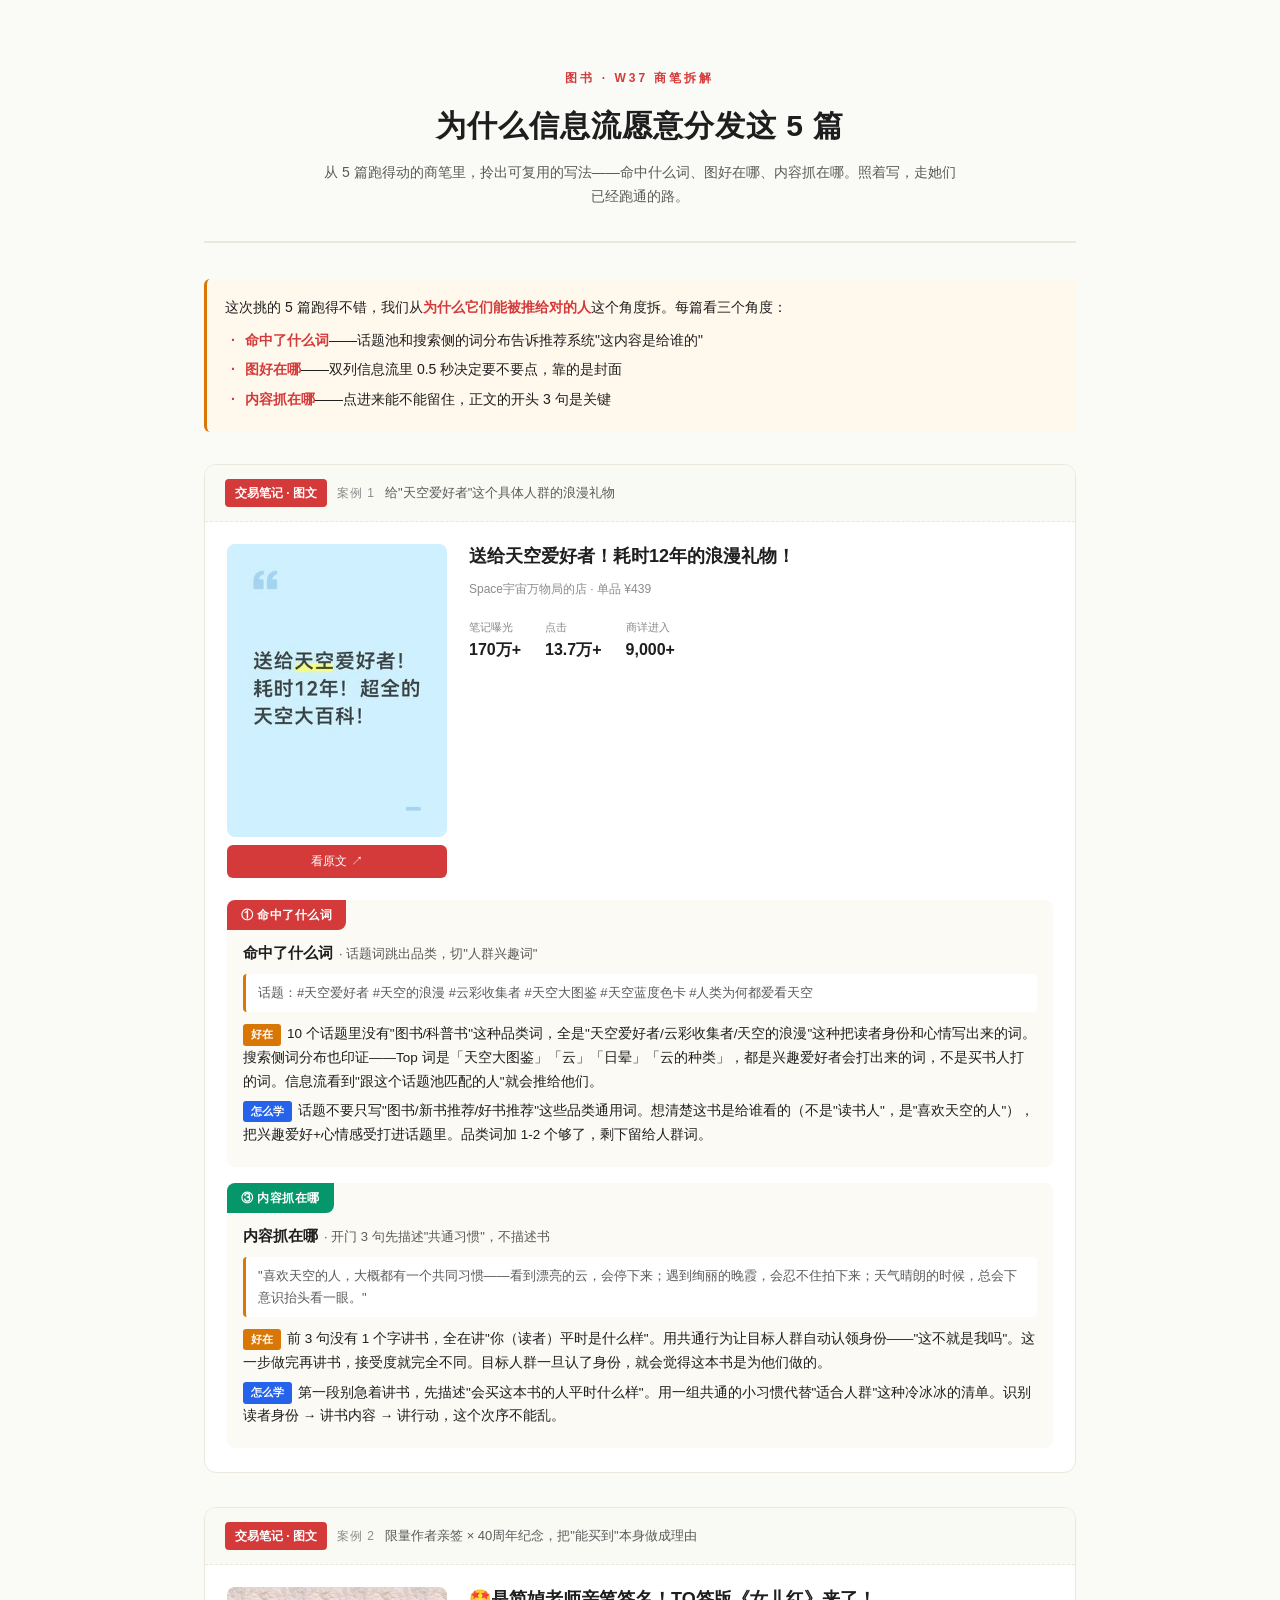
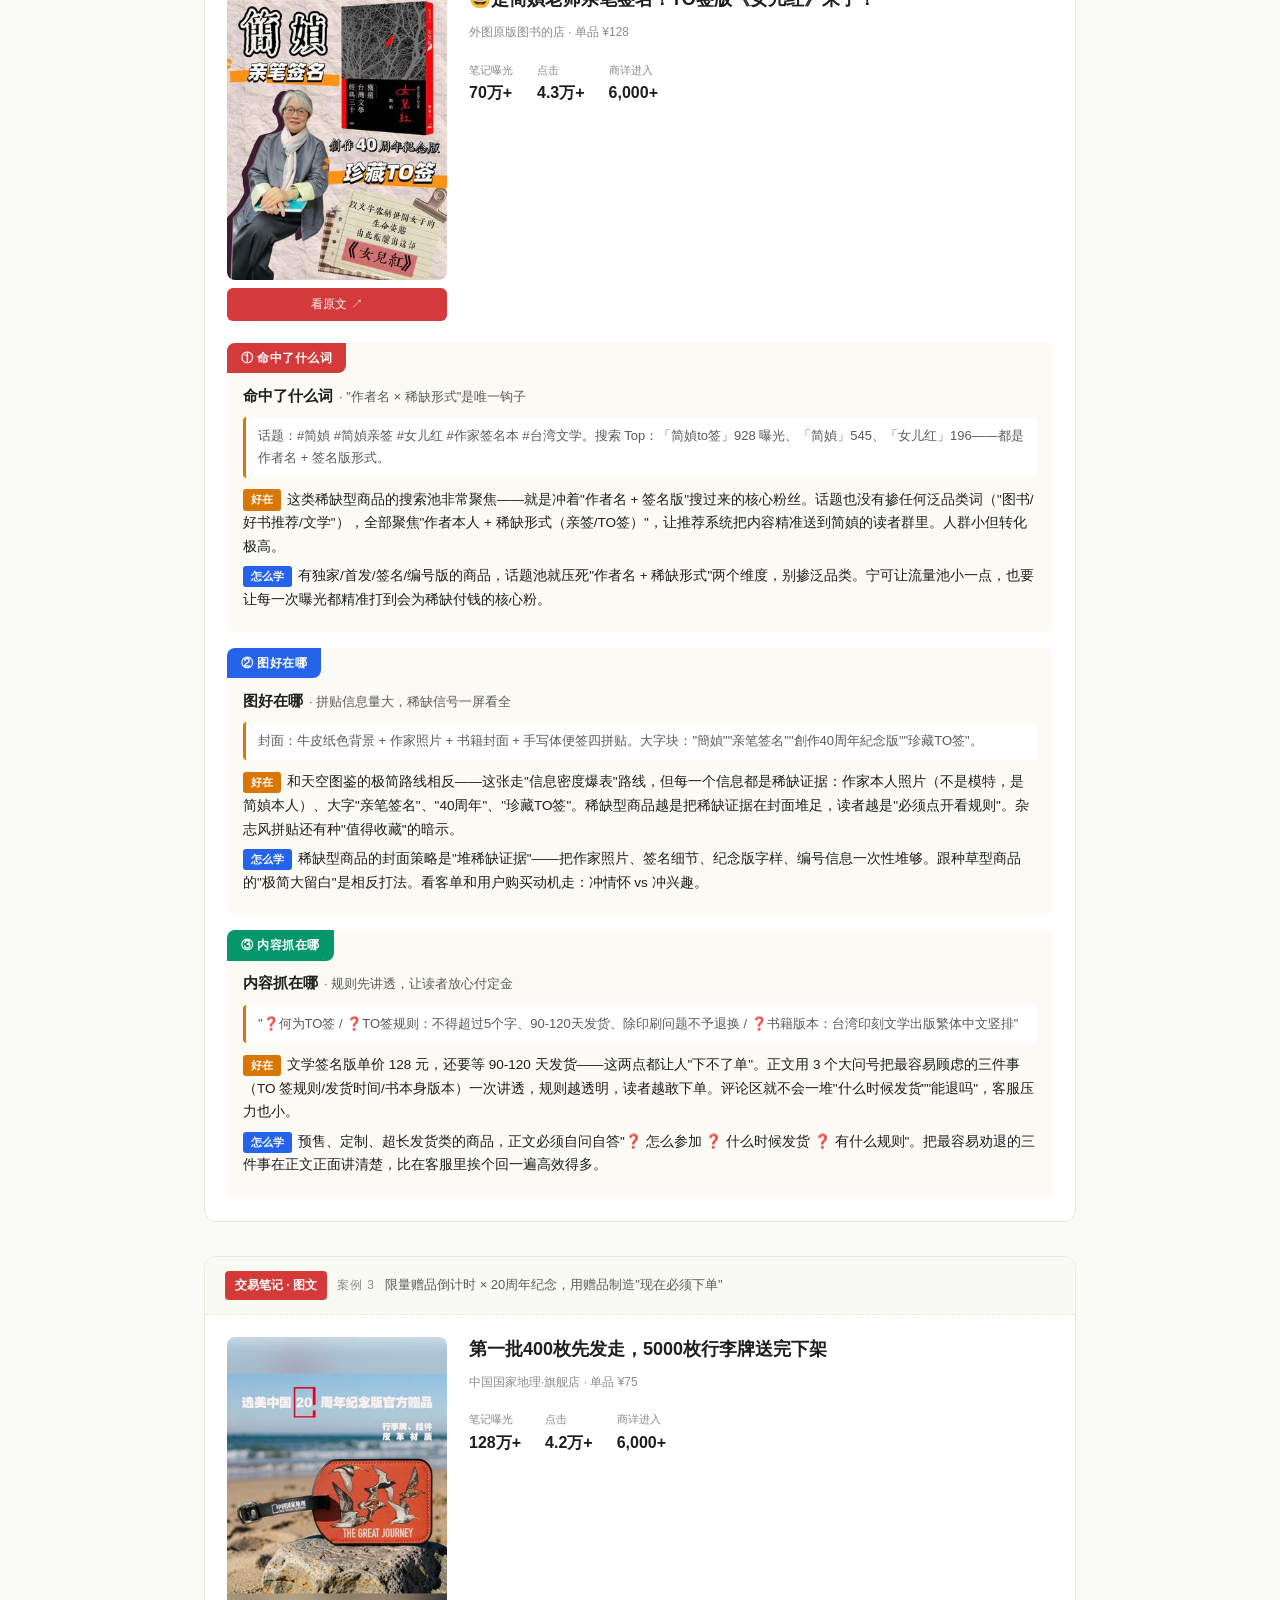
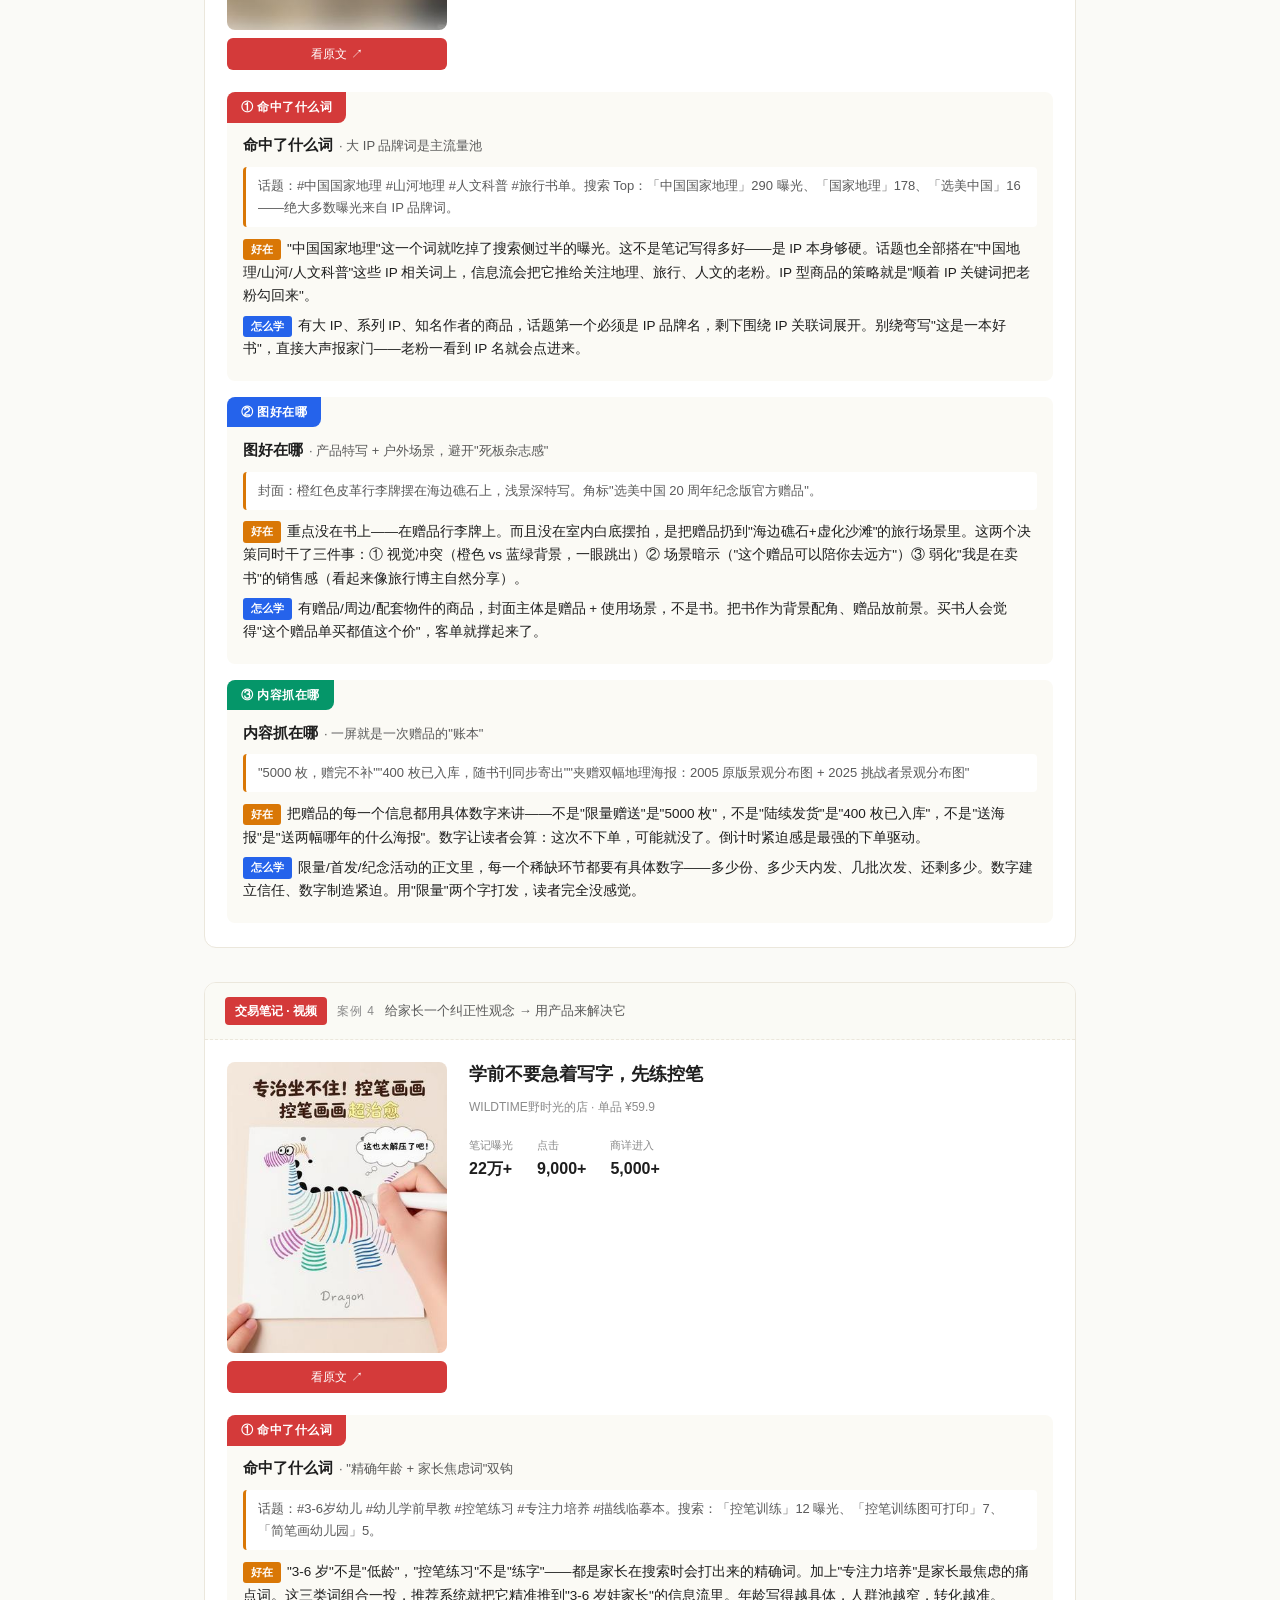
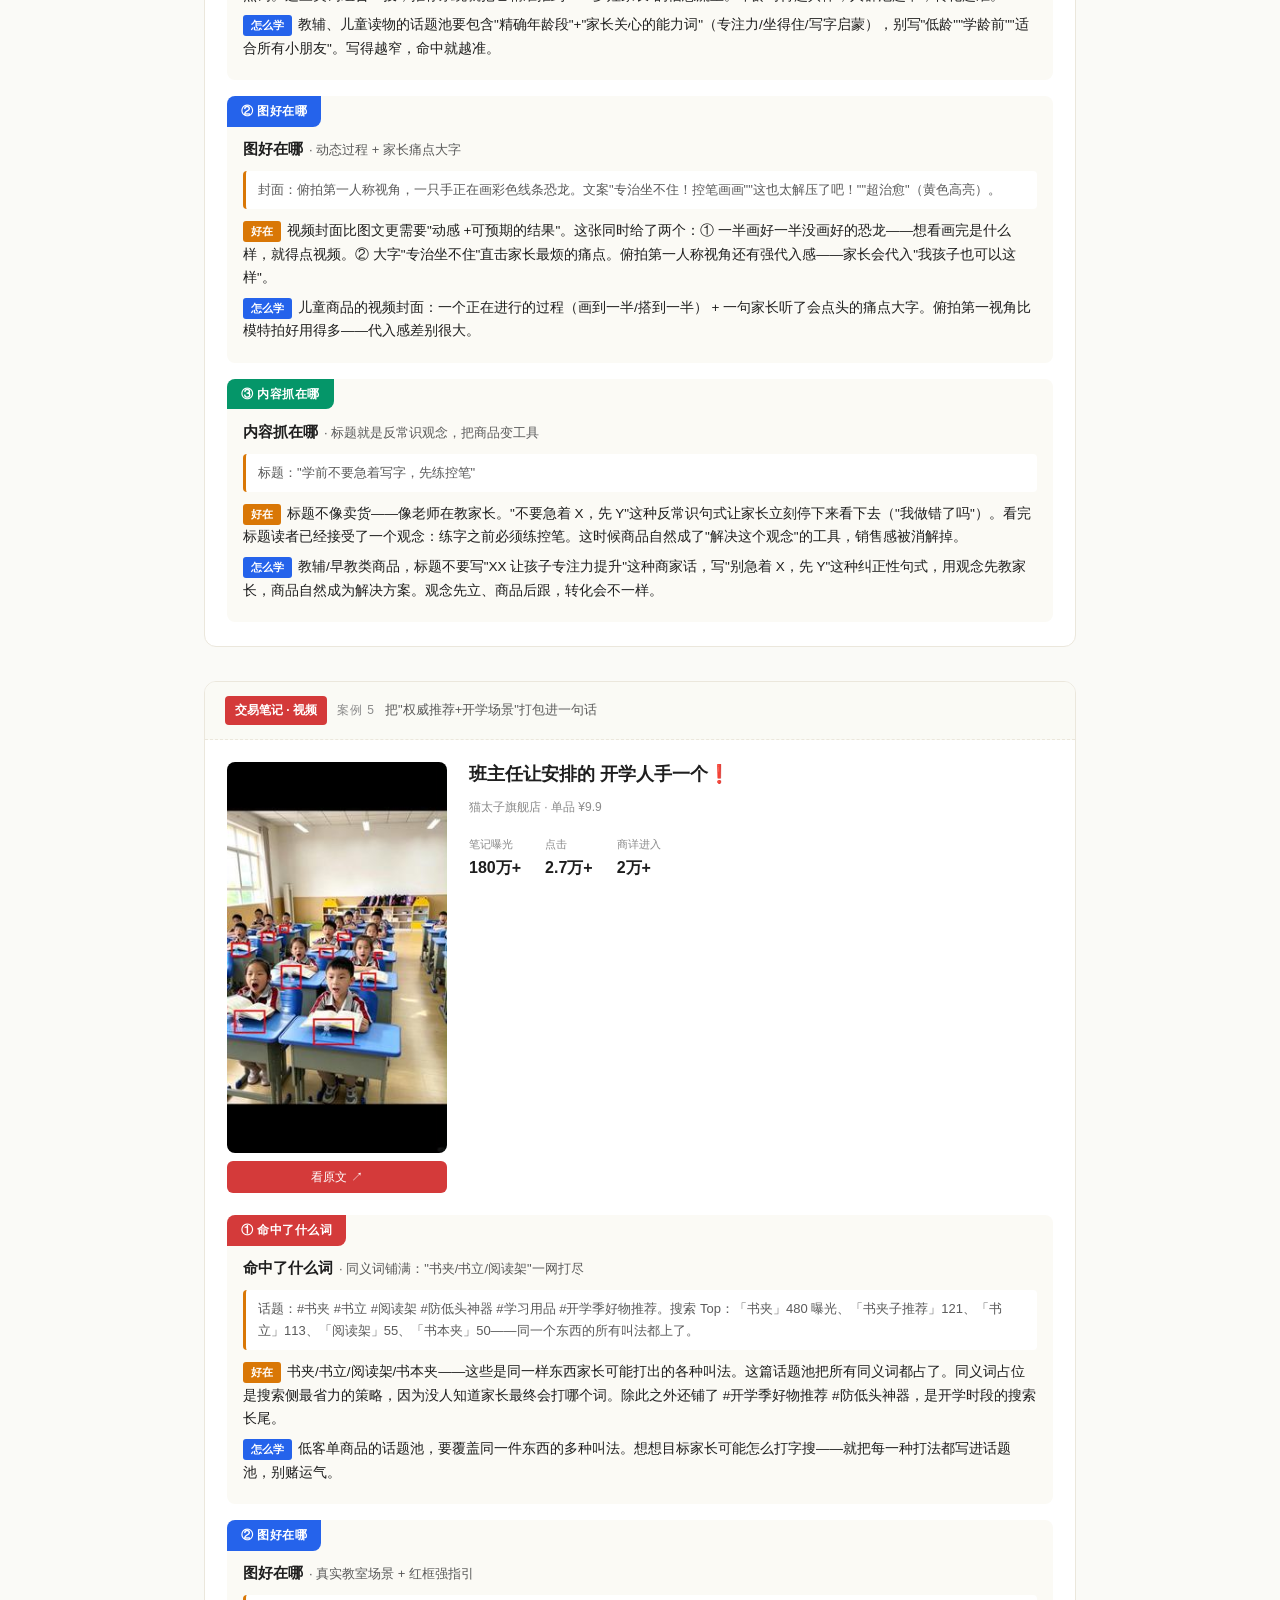
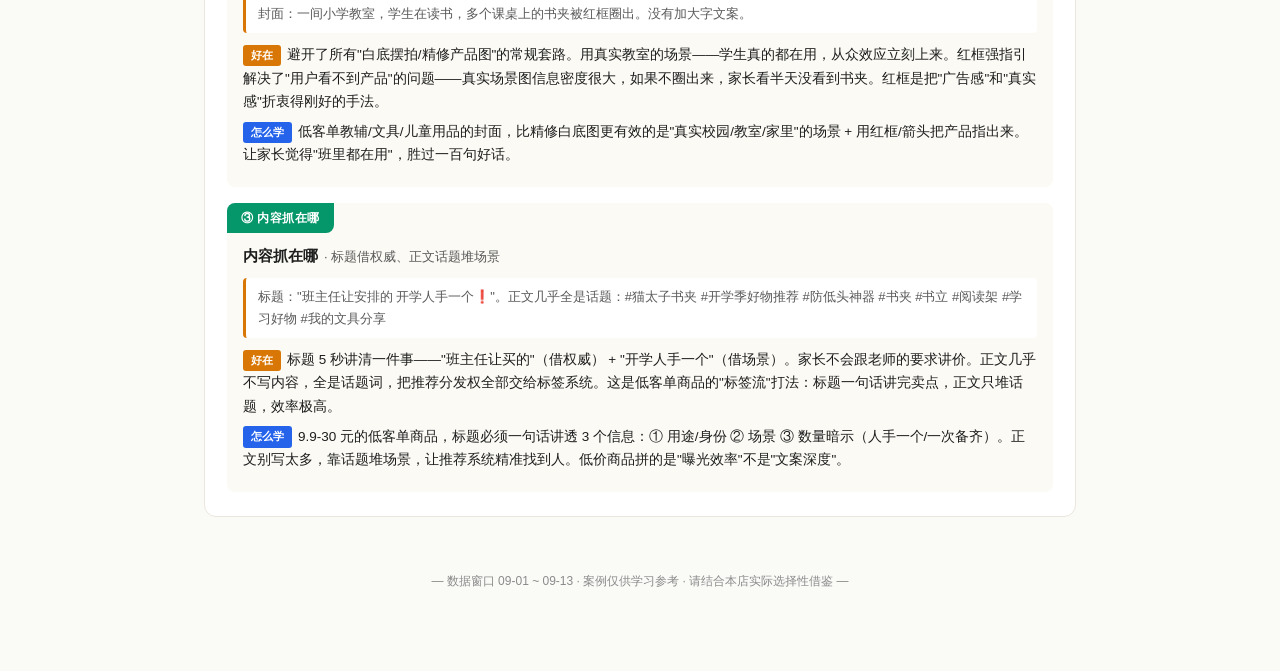
<file: 2026M9W3/index.html>
<!DOCTYPE html>
<!-- saved from url=(0045)https://cowork.xiaohongshu.com/f/sr-eb3cd2d8/ -->
<html lang="zh-CN"><head><meta http-equiv="Content-Type" content="text/html; charset=UTF-8">

<meta name="viewport" content="width=device-width, initial-scale=1.0">
<title>图书商笔拆解 · W37</title>
<style>
:root {
  --bg: #fafaf7;
  --card: #fff;
  --ink: #1e1e1e;
  --ink2: #5a5a5a;
  --ink3: #8b8b8b;
  --line: #ebe7dc;
  --brand: #d43a3a;
  --warm: #d97706;
  --cool: #2563eb;
  --green: #059669;
}
* { box-sizing: border-box; margin: 0; padding: 0; }
body { font: 15px/1.7 -apple-system, "PingFang SC", "Microsoft YaHei", sans-serif; color: var(--ink); background: var(--bg); }
.wrap { max-width: 920px; margin: 0 auto; padding: 40px 24px 60px; }
.hero { text-align: center; padding: 24px 0 32px; border-bottom: 2px solid var(--line); margin-bottom: 36px; }
.hero__tag { display: inline-block; font-size: 12px; letter-spacing: 3px; color: var(--brand); font-weight: 600; margin-bottom: 12px; }
.hero h1 { font-size: 30px; letter-spacing: 1px; margin-bottom: 10px; font-weight: 700; }
.hero p { color: var(--ink2); font-size: 14px; max-width: 640px; margin: 0 auto; }

.intro { background: #fff8ed; border-left: 3px solid var(--warm); border-radius: 6px; padding: 16px 18px; margin-bottom: 32px; font-size: 14px; color: var(--ink); line-height: 1.8; }
.intro b { color: var(--brand); }
.intro ul { list-style: none; margin-top: 8px; padding-left: 0; }
.intro li { padding-left: 20px; position: relative; margin-bottom: 4px; }
.intro li::before { content: '·'; position: absolute; left: 6px; color: var(--brand); font-weight: 700; }

.cs { background: var(--card); border: 1px solid var(--line); border-radius: 12px; margin-bottom: 34px; overflow: hidden; }
.cs__head { display: flex; align-items: center; gap: 10px; padding: 14px 20px; border-bottom: 1px dashed var(--line); background: #fafaf5; flex-wrap: wrap; }
.cs__kind { display: inline-block; padding: 4px 10px; border-radius: 4px; font-size: 12px; font-weight: 600; color: #fff; background: var(--brand); }
.cs__idx { color: var(--ink3); font-size: 12px; letter-spacing: 1px; }
.cs__why { flex: 1; font-size: 13px; color: var(--ink2); min-width: 100%; margin-top: 4px; }
@media (min-width: 700px) { .cs__why { min-width: auto; margin-top: 0; } }
.cs__main { display: grid; grid-template-columns: 220px 1fr; gap: 22px; padding: 22px; align-items: start; }
.cs__imgwrap { position: relative; display: flex; flex-direction: column; align-items: stretch; }
.cs__img { width: 100%; height: auto; border-radius: 8px; display: block; }
.cs__img--none { background: #f0f0eb; text-align: center; padding: 60px 10px; color: var(--ink3); border-radius: 8px; font-size: 12px; }
.cs__go { display: block; margin-top: 8px; text-align: center; padding: 6px; background: var(--brand); color: #fff; border-radius: 6px; font-size: 12px; text-decoration: none; }
.cs__side { display: flex; flex-direction: column; gap: 10px; }
.cs__title { font-size: 18px; font-weight: 600; line-height: 1.4; }
.cs__title a { color: var(--ink); text-decoration: none; }
.cs__meta { color: var(--ink3); font-size: 12px; }
.cs__stats { display: flex; gap: 24px; padding: 8px 0 0; flex-wrap: wrap; }
.cs__stat { display: flex; flex-direction: column; }
.cs__stat span { color: var(--ink3); font-size: 11px; }
.cs__stat b { font-size: 16px; font-weight: 600; }

.cs__axes { display: grid; gap: 16px; padding: 0 22px 24px; }
.ax { padding: 14px 16px; background: #fbfaf5; border-radius: 8px; position: relative; padding-top: 42px; }
.ax__label { position: absolute; top: 0; left: 0; padding: 5px 14px; border-radius: 8px 0 8px 0; font-size: 12px; font-weight: 600; color: #fff; letter-spacing: 0.5px; }
.ax__hd { font-size: 15px; font-weight: 600; margin-bottom: 10px; color: var(--ink); line-height: 1.5; }
.ax__sub { font-weight: 400; color: var(--ink2); font-size: 13px; margin-left: 6px; }
.ax__ev { color: var(--ink2); font-size: 13px; padding: 8px 12px; background: #fff; border-left: 3px solid var(--warm); border-radius: 4px; margin-bottom: 10px; line-height: 1.7; }
.ax__why, .ax__how { font-size: 13.5px; line-height: 1.75; margin-bottom: 6px; color: var(--ink); }
.ax__why b, .ax__how b { display: inline-block; background: var(--warm); color: #fff; padding: 1px 8px; border-radius: 3px; margin-right: 6px; font-size: 11px; font-weight: 600; vertical-align: middle; }
.ax__how b { background: var(--cool); }

.foot { margin-top: 30px; padding: 20px; text-align: center; color: var(--ink3); font-size: 12px; }
@media (max-width: 640px) {
  .cs__main { grid-template-columns: 1fr; }
  .cs__imgwrap { max-width: 240px; margin: 0 auto; }
}
</style>
<script src="./index_files/uba-script.js.下载"></script></head>
<body>
<div class="wrap">
  <header class="hero">
    <div class="hero__tag">图书 · W37 商笔拆解</div>
    <h1>为什么信息流愿意分发这 5 篇</h1>
    <p>从 5 篇跑得动的商笔里，拎出可复用的写法——命中什么词、图好在哪、内容抓在哪。照着写，走她们已经跑通的路。</p>
  </header>
  
<div class="intro">
这次挑的 5 篇跑得不错，我们从<b>为什么它们能被推给对的人</b>这个角度拆。每篇看三个角度：
<ul>
  <li><b>命中了什么词</b>——话题池和搜索侧的词分布告诉推荐系统"这内容是给谁的"</li>
  <li><b>图好在哪</b>——双列信息流里 0.5 秒决定要不要点，靠的是封面</li>
  <li><b>内容抓在哪</b>——点进来能不能留住，正文的开头 3 句是关键</li>
</ul>
</div>
  <article class="cs" id="case-1">
  <div class="cs__head">
    <span class="cs__kind">交易笔记 · 图文</span>
    <span class="cs__idx">案例 1</span>
    <span class="cs__why">给"天空爱好者"这个具体人群的浪漫礼物</span>
  </div>
  <div class="cs__main">
    <div class="cs__imgwrap"><img class="cs__img" src="[data-uri]" alt=""><a class="cs__go" href="https://www.xiaohongshu.com/explore/6a98afed000000002902c0b1" target="_blank" rel="noopener">看原文 ↗</a></div>
    <div class="cs__side">
      <p class="cs__title"><a class="nc__tl" href="https://www.xiaohongshu.com/explore/6a98afed000000002902c0b1" target="_blank" rel="noopener">送给天空爱好者！耗时12年的浪漫礼物！</a></p>
      <p class="cs__meta">Space宇宙万物局的店 · 单品 ¥439</p>
      <div class="cs__stats"><div class="cs__stat"><span>笔记曝光</span><b>170万+</b></div><div class="cs__stat"><span>点击</span><b>13.7万+</b></div><div class="cs__stat"><span>商详进入</span><b>9,000+</b></div></div>
    </div>
  </div>
  <div class="cs__axes"><div class="ax ax--kw">
  <div class="ax__label" style="background:#d43a3a">① 命中了什么词</div>
  <p class="ax__hd">命中了什么词<span class="ax__sub">· 话题词跳出品类，切"人群兴趣词"</span></p>
  <p class="ax__ev">话题：#天空爱好者 #天空的浪漫 #云彩收集者 #天空大图鉴 #天空蓝度色卡 #人类为何都爱看天空</p>
  <p class="ax__why"><b>好在</b>10 个话题里没有"图书/科普书"这种品类词，全是"天空爱好者/云彩收集者/天空的浪漫"这种把读者身份和心情写出来的词。搜索侧词分布也印证——Top 词是「天空大图鉴」「云」「日晕」「云的种类」，都是兴趣爱好者会打出来的词，不是买书人打的词。信息流看到"跟这个话题池匹配的人"就会推给他们。</p>
  <p class="ax__how"><b>怎么学</b>话题不要只写"图书/新书推荐/好书推荐"这些品类通用词。想清楚这书是给谁看的（不是"读书人"，是"喜欢天空的人"），把兴趣爱好+心情感受打进话题里。品类词加 1-2 个够了，剩下留给人群词。</p>
</div>
<div class="ax ax--content">
  <div class="ax__label" style="background:#059669">③ 内容抓在哪</div>
  <p class="ax__hd">内容抓在哪<span class="ax__sub">· 开门 3 句先描述"共通习惯"，不描述书</span></p>
  <p class="ax__ev">"喜欢天空的人，大概都有一个共同习惯——看到漂亮的云，会停下来；遇到绚丽的晚霞，会忍不住拍下来；天气晴朗的时候，总会下意识抬头看一眼。"</p>
  <p class="ax__why"><b>好在</b>前 3 句没有 1 个字讲书，全在讲"你（读者）平时是什么样"。用共通行为让目标人群自动认领身份——"这不就是我吗"。这一步做完再讲书，接受度就完全不同。目标人群一旦认了身份，就会觉得这本书是为他们做的。</p>
  <p class="ax__how"><b>怎么学</b>第一段别急着讲书，先描述"会买这本书的人平时什么样"。用一组共通的小习惯代替"适合人群"这种冷冰冰的清单。识别读者身份 → 讲书内容 → 讲行动，这个次序不能乱。</p>
</div></div>
</article>
<article class="cs" id="case-2">
  <div class="cs__head">
    <span class="cs__kind">交易笔记 · 图文</span>
    <span class="cs__idx">案例 2</span>
    <span class="cs__why">限量作者亲签 × 40周年纪念，把"能买到"本身做成理由</span>
  </div>
  <div class="cs__main">
    <div class="cs__imgwrap"><img class="cs__img" src="[data-uri]" alt=""><a class="cs__go" href="https://www.xiaohongshu.com/explore/6a9635dc000000002900fc4a" target="_blank" rel="noopener">看原文 ↗</a></div>
    <div class="cs__side">
      <p class="cs__title"><a class="nc__tl" href="https://www.xiaohongshu.com/explore/6a9635dc000000002900fc4a" target="_blank" rel="noopener">🤩是简媜老师亲笔签名！TO签版《女儿红》来了！</a></p>
      <p class="cs__meta">外图原版图书的店 · 单品 ¥128</p>
      <div class="cs__stats"><div class="cs__stat"><span>笔记曝光</span><b>70万+</b></div><div class="cs__stat"><span>点击</span><b>4.3万+</b></div><div class="cs__stat"><span>商详进入</span><b>6,000+</b></div></div>
    </div>
  </div>
  <div class="cs__axes"><div class="ax ax--kw">
  <div class="ax__label" style="background:#d43a3a">① 命中了什么词</div>
  <p class="ax__hd">命中了什么词<span class="ax__sub">· "作者名 × 稀缺形式"是唯一钩子</span></p>
  <p class="ax__ev">话题：#简媜 #简媜亲签 #女儿红 #作家签名本 #台湾文学。搜索 Top：「简媜to签」928 曝光、「简媜」545、「女儿红」196——都是作者名 + 签名版形式。</p>
  <p class="ax__why"><b>好在</b>这类稀缺型商品的搜索池非常聚焦——就是冲着"作者名 + 签名版"搜过来的核心粉丝。话题也没有掺任何泛品类词（"图书/好书推荐/文学"），全部聚焦"作者本人 + 稀缺形式（亲签/TO签）"，让推荐系统把内容精准送到简媜的读者群里。人群小但转化极高。</p>
  <p class="ax__how"><b>怎么学</b>有独家/首发/签名/编号版的商品，话题池就压死"作者名 + 稀缺形式"两个维度，别掺泛品类。宁可让流量池小一点，也要让每一次曝光都精准打到会为稀缺付钱的核心粉。</p>
</div>
<div class="ax ax--img">
  <div class="ax__label" style="background:#2563eb">② 图好在哪</div>
  <p class="ax__hd">图好在哪<span class="ax__sub">· 拼贴信息量大，稀缺信号一屏看全</span></p>
  <p class="ax__ev">封面：牛皮纸色背景 + 作家照片 + 书籍封面 + 手写体便签四拼贴。大字块："簡媜""亲笔签名""創作40周年紀念版""珍藏TO签"。</p>
  <p class="ax__why"><b>好在</b>和天空图鉴的极简路线相反——这张走"信息密度爆表"路线，但每一个信息都是稀缺证据：作家本人照片（不是模特，是简媜本人）、大字"亲笔签名"、"40周年"、"珍藏TO签"。稀缺型商品越是把稀缺证据在封面堆足，读者越是"必须点开看规则"。杂志风拼贴还有种"值得收藏"的暗示。</p>
  <p class="ax__how"><b>怎么学</b>稀缺型商品的封面策略是"堆稀缺证据"——把作家照片、签名细节、纪念版字样、编号信息一次性堆够。跟种草型商品的"极简大留白"是相反打法。看客单和用户购买动机走：冲情怀 vs 冲兴趣。</p>
</div>
<div class="ax ax--content">
  <div class="ax__label" style="background:#059669">③ 内容抓在哪</div>
  <p class="ax__hd">内容抓在哪<span class="ax__sub">· 规则先讲透，让读者放心付定金</span></p>
  <p class="ax__ev">"❓何为TO签 / ❓TO签规则：不得超过5个字、90-120天发货、除印刷问题不予退换 / ❓书籍版本：台湾印刻文学出版繁体中文竖排"</p>
  <p class="ax__why"><b>好在</b>文学签名版单价 128 元，还要等 90-120 天发货——这两点都让人"下不了单"。正文用 3 个大问号把最容易顾虑的三件事（TO 签规则/发货时间/书本身版本）一次讲透，规则越透明，读者越敢下单。评论区就不会一堆"什么时候发货""能退吗"，客服压力也小。</p>
  <p class="ax__how"><b>怎么学</b>预售、定制、超长发货类的商品，正文必须自问自答"❓ 怎么参加 ❓ 什么时候发货 ❓ 有什么规则"。把最容易劝退的三件事在正文正面讲清楚，比在客服里挨个回一遍高效得多。</p>
</div></div>
</article>
<article class="cs" id="case-3">
  <div class="cs__head">
    <span class="cs__kind">交易笔记 · 图文</span>
    <span class="cs__idx">案例 3</span>
    <span class="cs__why">限量赠品倒计时 × 20周年纪念，用赠品制造"现在必须下单"</span>
  </div>
  <div class="cs__main">
    <div class="cs__imgwrap"><img class="cs__img" src="[data-uri]" alt=""><a class="cs__go" href="https://www.xiaohongshu.com/explore/6a97c5eb000000002802feef" target="_blank" rel="noopener">看原文 ↗</a></div>
    <div class="cs__side">
      <p class="cs__title"><a class="nc__tl" href="https://www.xiaohongshu.com/explore/6a97c5eb000000002802feef" target="_blank" rel="noopener">第一批400枚先发走，5000枚行李牌送完下架</a></p>
      <p class="cs__meta">中国国家地理·旗舰店 · 单品 ¥75</p>
      <div class="cs__stats"><div class="cs__stat"><span>笔记曝光</span><b>128万+</b></div><div class="cs__stat"><span>点击</span><b>4.2万+</b></div><div class="cs__stat"><span>商详进入</span><b>6,000+</b></div></div>
    </div>
  </div>
  <div class="cs__axes"><div class="ax ax--kw">
  <div class="ax__label" style="background:#d43a3a">① 命中了什么词</div>
  <p class="ax__hd">命中了什么词<span class="ax__sub">· 大 IP 品牌词是主流量池</span></p>
  <p class="ax__ev">话题：#中国国家地理 #山河地理 #人文科普 #旅行书单。搜索 Top：「中国国家地理」290 曝光、「国家地理」178、「选美中国」16——绝大多数曝光来自 IP 品牌词。</p>
  <p class="ax__why"><b>好在</b>"中国国家地理"这一个词就吃掉了搜索侧过半的曝光。这不是笔记写得多好——是 IP 本身够硬。话题也全部搭在"中国地理/山河/人文科普"这些 IP 相关词上，信息流会把它推给关注地理、旅行、人文的老粉。IP 型商品的策略就是"顺着 IP 关键词把老粉勾回来"。</p>
  <p class="ax__how"><b>怎么学</b>有大 IP、系列 IP、知名作者的商品，话题第一个必须是 IP 品牌名，剩下围绕 IP 关联词展开。别绕弯写"这是一本好书"，直接大声报家门——老粉一看到 IP 名就会点进来。</p>
</div>
<div class="ax ax--img">
  <div class="ax__label" style="background:#2563eb">② 图好在哪</div>
  <p class="ax__hd">图好在哪<span class="ax__sub">· 产品特写 + 户外场景，避开"死板杂志感"</span></p>
  <p class="ax__ev">封面：橙红色皮革行李牌摆在海边礁石上，浅景深特写。角标"选美中国 20 周年纪念版官方赠品"。</p>
  <p class="ax__why"><b>好在</b>重点没在书上——在赠品行李牌上。而且没在室内白底摆拍，是把赠品扔到"海边礁石+虚化沙滩"的旅行场景里。这两个决策同时干了三件事：① 视觉冲突（橙色 vs 蓝绿背景，一眼跳出）② 场景暗示（"这个赠品可以陪你去远方"）③ 弱化"我是在卖书"的销售感（看起来像旅行博主自然分享）。</p>
  <p class="ax__how"><b>怎么学</b>有赠品/周边/配套物件的商品，封面主体是赠品 + 使用场景，不是书。把书作为背景配角、赠品放前景。买书人会觉得"这个赠品单买都值这个价"，客单就撑起来了。</p>
</div>
<div class="ax ax--content">
  <div class="ax__label" style="background:#059669">③ 内容抓在哪</div>
  <p class="ax__hd">内容抓在哪<span class="ax__sub">· 一屏就是一次赠品的"账本"</span></p>
  <p class="ax__ev">"5000 枚，赠完不补""400 枚已入库，随书刊同步寄出""夹赠双幅地理海报：2005 原版景观分布图 + 2025 挑战者景观分布图"</p>
  <p class="ax__why"><b>好在</b>把赠品的每一个信息都用具体数字来讲——不是"限量赠送"是"5000 枚"，不是"陆续发货"是"400 枚已入库"，不是"送海报"是"送两幅哪年的什么海报"。数字让读者会算：这次不下单，可能就没了。倒计时紧迫感是最强的下单驱动。</p>
  <p class="ax__how"><b>怎么学</b>限量/首发/纪念活动的正文里，每一个稀缺环节都要有具体数字——多少份、多少天内发、几批次发、还剩多少。数字建立信任、数字制造紧迫。用"限量"两个字打发，读者完全没感觉。</p>
</div></div>
</article>
<article class="cs" id="case-4">
  <div class="cs__head">
    <span class="cs__kind">交易笔记 · 视频</span>
    <span class="cs__idx">案例 4</span>
    <span class="cs__why">给家长一个纠正性观念 → 用产品来解决它</span>
  </div>
  <div class="cs__main">
    <div class="cs__imgwrap"><img class="cs__img" src="[data-uri]" alt=""><a class="cs__go" href="https://www.xiaohongshu.com/explore/6a9bc24f0000000011034f6c" target="_blank" rel="noopener">看原文 ↗</a></div>
    <div class="cs__side">
      <p class="cs__title"><a class="nc__tl" href="https://www.xiaohongshu.com/explore/6a9bc24f0000000011034f6c" target="_blank" rel="noopener">学前不要急着写字，先练控笔</a></p>
      <p class="cs__meta">WILDTIME野时光的店 · 单品 ¥59.9</p>
      <div class="cs__stats"><div class="cs__stat"><span>笔记曝光</span><b>22万+</b></div><div class="cs__stat"><span>点击</span><b>9,000+</b></div><div class="cs__stat"><span>商详进入</span><b>5,000+</b></div></div>
    </div>
  </div>
  <div class="cs__axes"><div class="ax ax--kw">
  <div class="ax__label" style="background:#d43a3a">① 命中了什么词</div>
  <p class="ax__hd">命中了什么词<span class="ax__sub">· "精确年龄 + 家长焦虑词"双钩</span></p>
  <p class="ax__ev">话题：#3-6岁幼儿 #幼儿学前早教 #控笔练习 #专注力培养 #描线临摹本。搜索：「控笔训练」12 曝光、「控笔训练图可打印」7、「简笔画幼儿园」5。</p>
  <p class="ax__why"><b>好在</b>"3-6 岁"不是"低龄"，"控笔练习"不是"练字"——都是家长在搜索时会打出来的精确词。加上"专注力培养"是家长最焦虑的痛点词。这三类词组合一投，推荐系统就把它精准推到"3-6 岁娃家长"的信息流里。年龄写得越具体，人群池越窄，转化越准。</p>
  <p class="ax__how"><b>怎么学</b>教辅、儿童读物的话题池要包含"精确年龄段"+"家长关心的能力词"（专注力/坐得住/写字启蒙），别写"低龄""学龄前""适合所有小朋友"。写得越窄，命中就越准。</p>
</div>
<div class="ax ax--img">
  <div class="ax__label" style="background:#2563eb">② 图好在哪</div>
  <p class="ax__hd">图好在哪<span class="ax__sub">· 动态过程 + 家长痛点大字</span></p>
  <p class="ax__ev">封面：俯拍第一人称视角，一只手正在画彩色线条恐龙。文案"专治坐不住！控笔画画""这也太解压了吧！""超治愈"（黄色高亮）。</p>
  <p class="ax__why"><b>好在</b>视频封面比图文更需要"动感 +可预期的结果"。这张同时给了两个：① 一半画好一半没画好的恐龙——想看画完是什么样，就得点视频。② 大字"专治坐不住"直击家长最烦的痛点。俯拍第一人称视角还有强代入感——家长会代入"我孩子也可以这样"。</p>
  <p class="ax__how"><b>怎么学</b>儿童商品的视频封面：一个正在进行的过程（画到一半/搭到一半） + 一句家长听了会点头的痛点大字。俯拍第一视角比模特拍好用得多——代入感差别很大。</p>
</div>
<div class="ax ax--content">
  <div class="ax__label" style="background:#059669">③ 内容抓在哪</div>
  <p class="ax__hd">内容抓在哪<span class="ax__sub">· 标题就是反常识观念，把商品变工具</span></p>
  <p class="ax__ev">标题："学前不要急着写字，先练控笔"</p>
  <p class="ax__why"><b>好在</b>标题不像卖货——像老师在教家长。"不要急着 X，先 Y"这种反常识句式让家长立刻停下来看下去（"我做错了吗"）。看完标题读者已经接受了一个观念：练字之前必须练控笔。这时候商品自然成了"解决这个观念"的工具，销售感被消解掉。</p>
  <p class="ax__how"><b>怎么学</b>教辅/早教类商品，标题不要写"XX 让孩子专注力提升"这种商家话，写"别急着 X，先 Y"这种纠正性句式，用观念先教家长，商品自然成为解决方案。观念先立、商品后跟，转化会不一样。</p>
</div></div>
</article>
<article class="cs" id="case-5">
  <div class="cs__head">
    <span class="cs__kind">交易笔记 · 视频</span>
    <span class="cs__idx">案例 5</span>
    <span class="cs__why">把"权威推荐+开学场景"打包进一句话</span>
  </div>
  <div class="cs__main">
    <div class="cs__imgwrap"><img class="cs__img" src="[data-uri]" alt=""><a class="cs__go" href="https://www.xiaohongshu.com/explore/6a97e1730000000029018626" target="_blank" rel="noopener">看原文 ↗</a></div>
    <div class="cs__side">
      <p class="cs__title"><a class="nc__tl" href="https://www.xiaohongshu.com/explore/6a97e1730000000029018626" target="_blank" rel="noopener">班主任让安排的 开学人手一个❗️</a></p>
      <p class="cs__meta">猫太子旗舰店 · 单品 ¥9.9</p>
      <div class="cs__stats"><div class="cs__stat"><span>笔记曝光</span><b>180万+</b></div><div class="cs__stat"><span>点击</span><b>2.7万+</b></div><div class="cs__stat"><span>商详进入</span><b>2万+</b></div></div>
    </div>
  </div>
  <div class="cs__axes"><div class="ax ax--kw">
  <div class="ax__label" style="background:#d43a3a">① 命中了什么词</div>
  <p class="ax__hd">命中了什么词<span class="ax__sub">· 同义词铺满："书夹/书立/阅读架"一网打尽</span></p>
  <p class="ax__ev">话题：#书夹 #书立 #阅读架 #防低头神器 #学习用品 #开学季好物推荐。搜索 Top：「书夹」480 曝光、「书夹子推荐」121、「书立」113、「阅读架」55、「书本夹」50——同一个东西的所有叫法都上了。</p>
  <p class="ax__why"><b>好在</b>书夹/书立/阅读架/书本夹——这些是同一样东西家长可能打出的各种叫法。这篇话题池把所有同义词都占了。同义词占位是搜索侧最省力的策略，因为没人知道家长最终会打哪个词。除此之外还铺了 #开学季好物推荐 #防低头神器，是开学时段的搜索长尾。</p>
  <p class="ax__how"><b>怎么学</b>低客单商品的话题池，要覆盖同一件东西的多种叫法。想想目标家长可能怎么打字搜——就把每一种打法都写进话题池，别赌运气。</p>
</div>
<div class="ax ax--img">
  <div class="ax__label" style="background:#2563eb">② 图好在哪</div>
  <p class="ax__hd">图好在哪<span class="ax__sub">· 真实教室场景 + 红框强指引</span></p>
  <p class="ax__ev">封面：一间小学教室，学生在读书，多个课桌上的书夹被红框圈出。没有加大字文案。</p>
  <p class="ax__why"><b>好在</b>避开了所有"白底摆拍/精修产品图"的常规套路。用真实教室的场景——学生真的都在用，从众效应立刻上来。红框强指引解决了"用户看不到产品"的问题——真实场景图信息密度很大，如果不圈出来，家长看半天没看到书夹。红框是把"广告感"和"真实感"折衷得刚好的手法。</p>
  <p class="ax__how"><b>怎么学</b>低客单教辅/文具/儿童用品的封面，比精修白底图更有效的是"真实校园/教室/家里"的场景 + 用红框/箭头把产品指出来。让家长觉得"班里都在用"，胜过一百句好话。</p>
</div>
<div class="ax ax--content">
  <div class="ax__label" style="background:#059669">③ 内容抓在哪</div>
  <p class="ax__hd">内容抓在哪<span class="ax__sub">· 标题借权威、正文话题堆场景</span></p>
  <p class="ax__ev">标题："班主任让安排的 开学人手一个❗️"。正文几乎全是话题：#猫太子书夹 #开学季好物推荐 #防低头神器 #书夹 #书立 #阅读架 #学习好物 #我的文具分享</p>
  <p class="ax__why"><b>好在</b>标题 5 秒讲清一件事——"班主任让买的"（借权威） + "开学人手一个"（借场景）。家长不会跟老师的要求讲价。正文几乎不写内容，全是话题词，把推荐分发权全部交给标签系统。这是低客单商品的"标签流"打法：标题一句话讲完卖点，正文只堆话题，效率极高。</p>
  <p class="ax__how"><b>怎么学</b>9.9-30 元的低客单商品，标题必须一句话讲透 3 个信息：① 用途/身份 ② 场景 ③ 数量暗示（人手一个/一次备齐）。正文别写太多，靠话题堆场景，让推荐系统精准找到人。低价商品拼的是"曝光效率"不是"文案深度"。</p>
</div></div>
</article>
  <p class="foot">— 数据窗口 09-01 ~ 09-13 · 案例仅供学习参考 · 请结合本店实际选择性借鉴 —</p>
</div>

</body></html>
</file>
